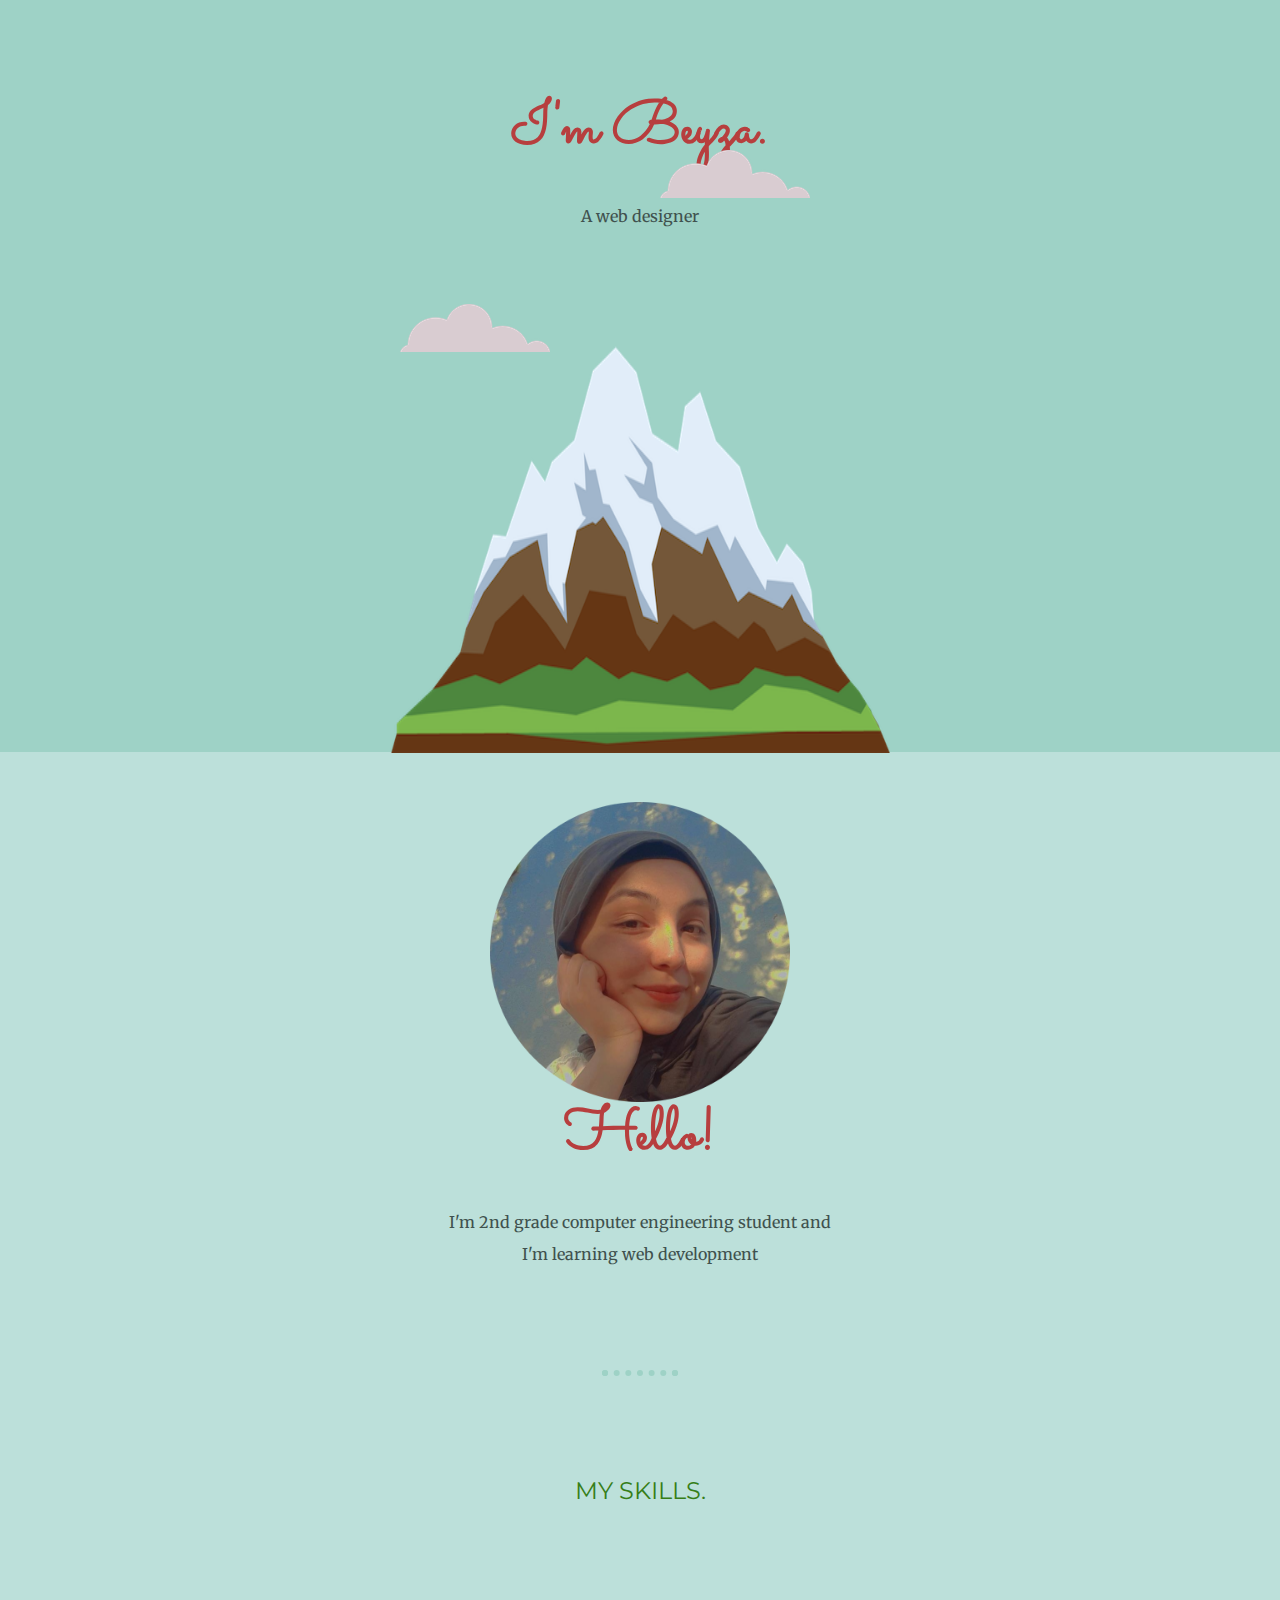
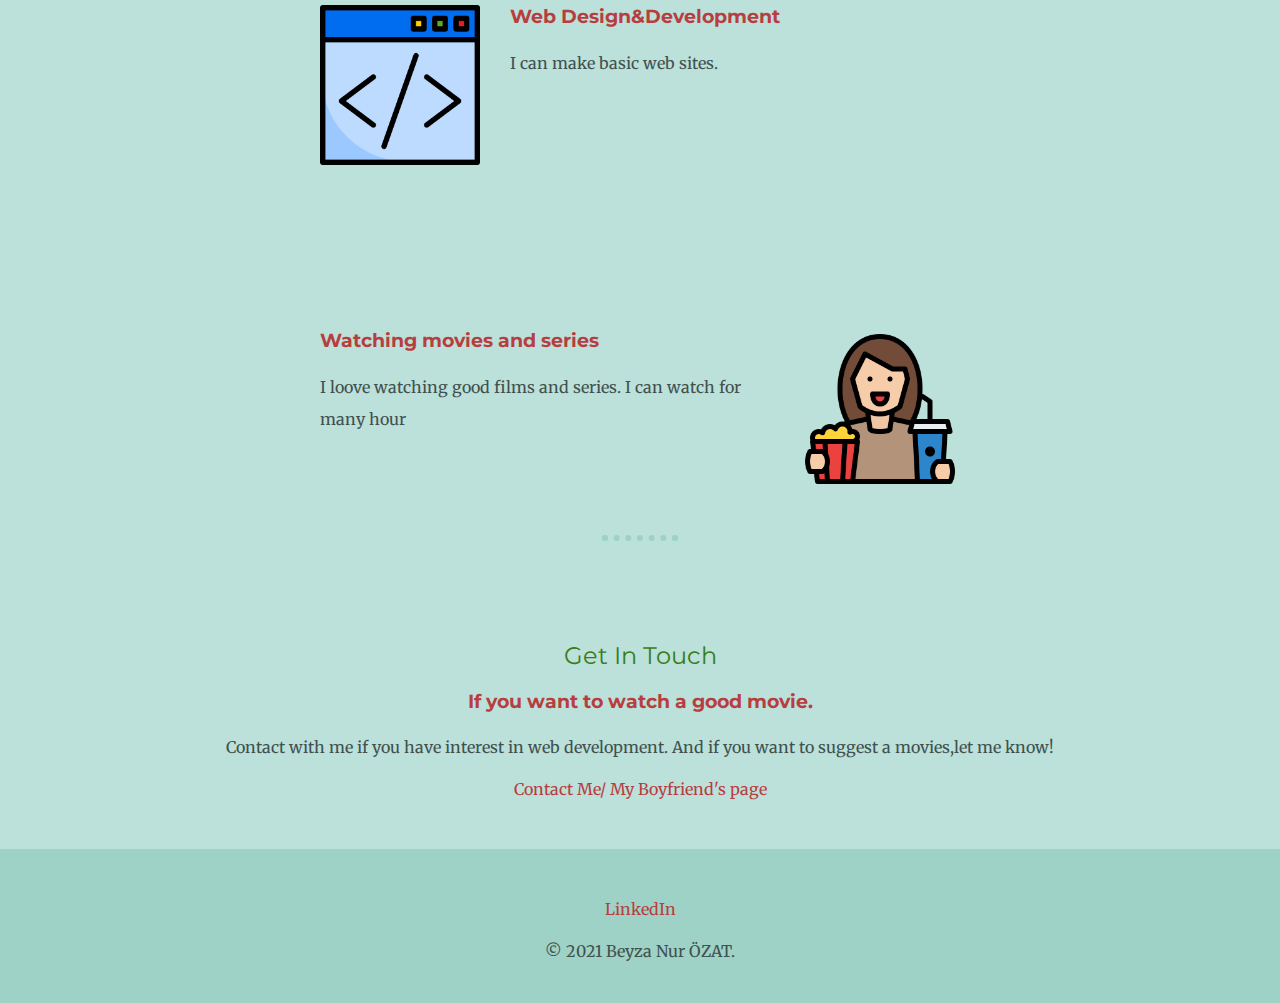
<file: index.html>
<!DOCTYPE html>
<html lang="en" dir="ltr">

<head>
  <meta charset="utf-8">
  <title>Beyza Nur Özat</title>
  <link rel="stylesheet" href="css/styles.css">
  <link rel="icon" href="favicon.ico">
  <link rel="preconnect" href="https://fonts.googleapis.com">
  <link rel="preconnect" href="https://fonts.gstatic.com" crossorigin>
  <link href="https://fonts.googleapis.com/css2?family=Merriweather&family=Montserrat&family=Sacramento&display=swap" rel="stylesheet">
</head>

<body>

  <div class="top-container">
    <img class="top-c" src="images/cloud.png" alt="cloud-img">
    <h1>I'm Beyza.</h1>
    <p>A web designer</p>

    <img class="bottom-c" src="images/cloud.png" alt="cloud-img">
    <img class="mountain" src="images/mountain.png" alt="mountain-img">


  </div>
  <div class="space">

  </div>



  <div class="middle-container">
    <div class="profile">
      <img class="profile-p" src="images/profile.png" alt="profile-img">
      <h1>Hello!</h1>
      <p class="text">I'm 2nd grade computer engineering student and I'm learning web development</p>


    </div>
    <hr>
    <div class="skills">
      <h2> MY SKILLS.</h2>
      <div class="skill-row">
        <img class="coding" src="images/coding.png" alt="coding-img">
        <h3>Web Design&Development</h3>
        <p>I can make basic web sites.</p>
      </div>
      <div class="space">

      </div>
      <div class="skill-row">
        <img class="movie" src="images/entertainment.png" alt="entertainment-img">
        <h3>Watching movies and series</h3>
        <p>I loove watching good films and series. I can watch for many hour</p>
      </div>
    </div>
    <hr>
    <div class="contact-me">
      <h2>Get In Touch</h2>
      <h3>If you want to watch a good movie.</h3>
      <p class"contact-me">Contact with me if you have interest in web development. And if you want to suggest a movies,let me know!</p>
        <a href="iletisim.html">Contact Me/</a>
        <a href="bf.html">My Boyfriend's page</a>

    </div>
  </div>
 <div class="space">

 </div>


  <div class="bottom-container">
    <a class="footer-link" href="https://www.linkedin.com/in/beyza-nur-%C3%B6zat/">LinkedIn</a>
    <p class"copy-right">© 2021 Beyza Nur ÖZAT.</p>
  </div>




</body>

</html>
</file>
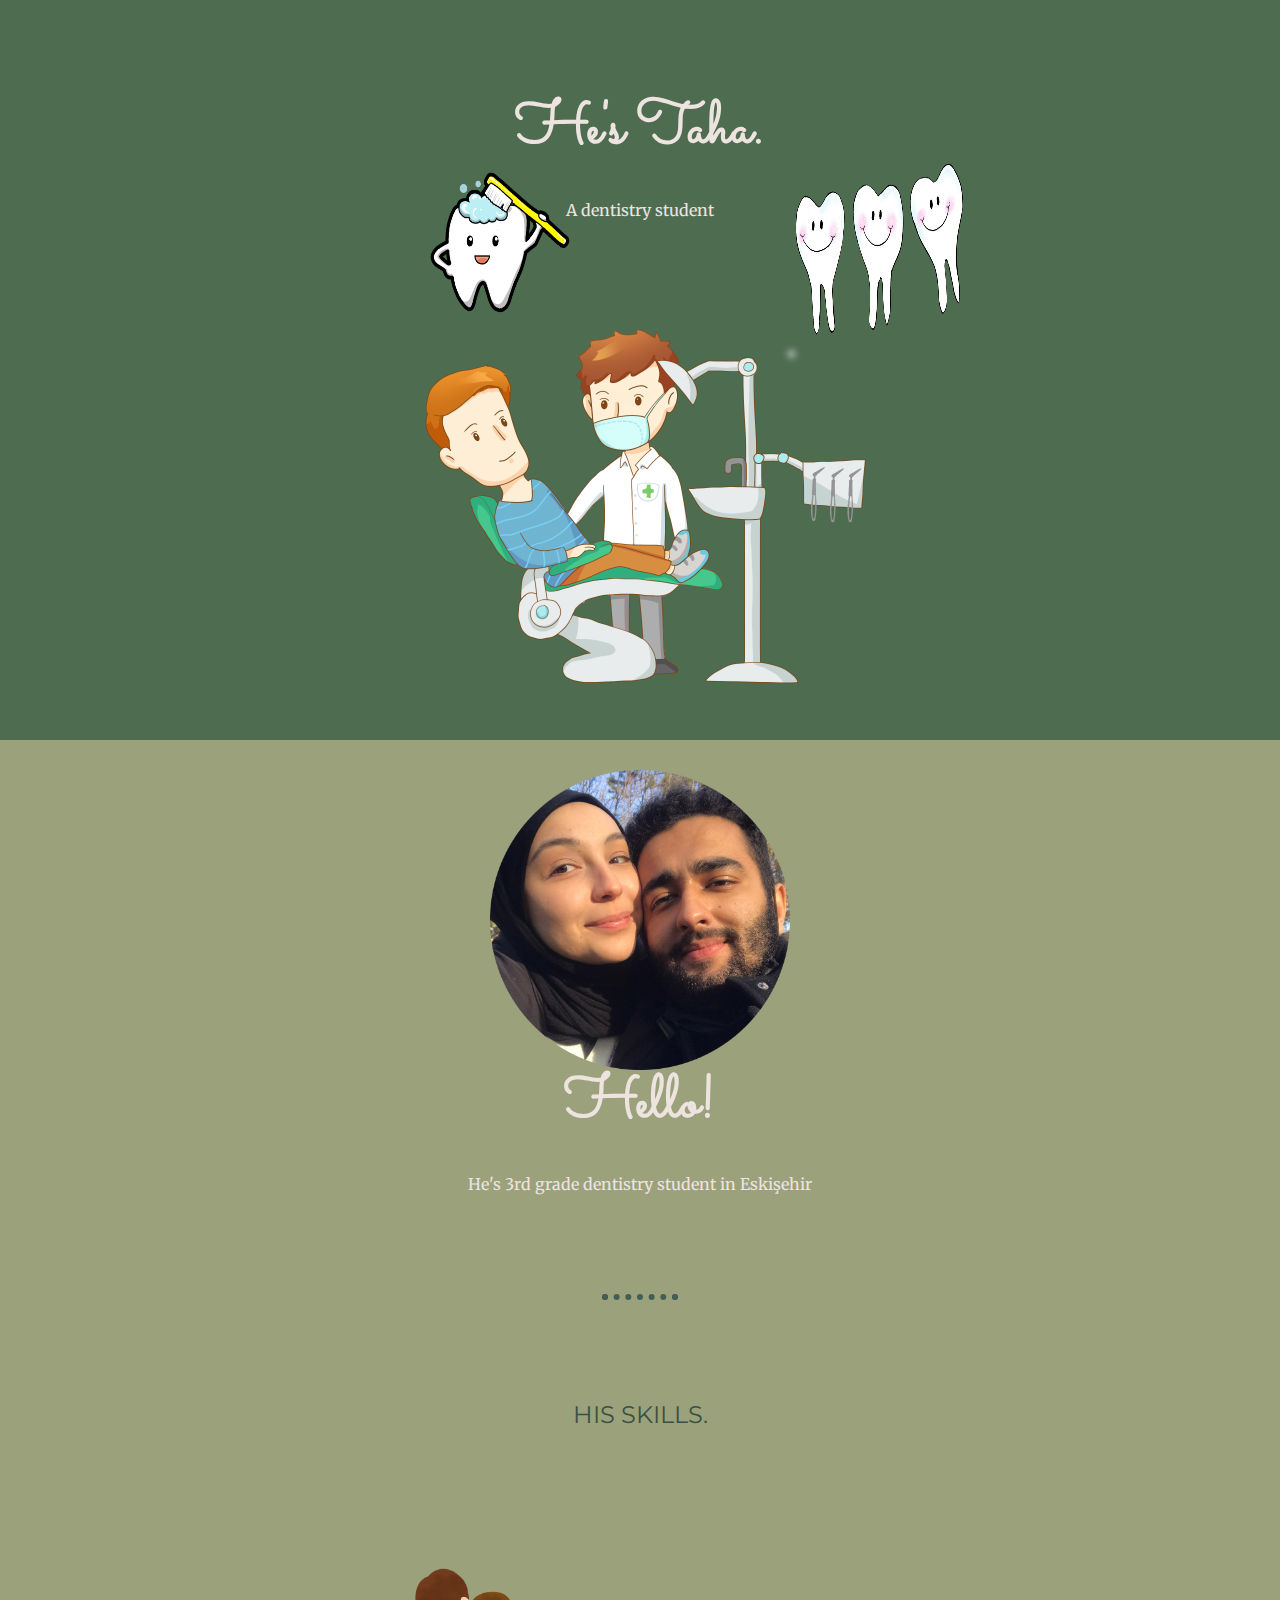
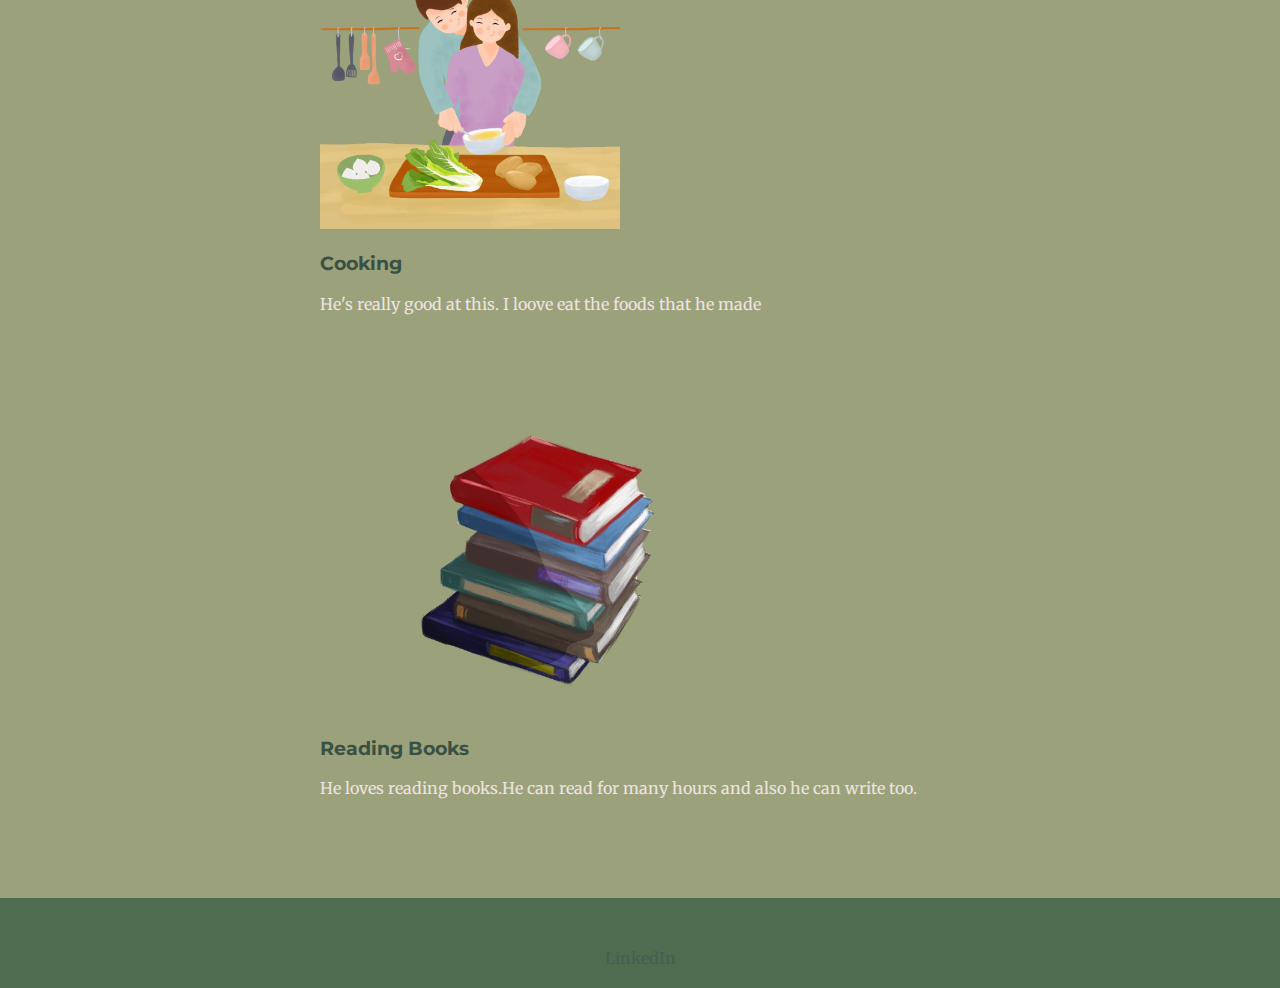
<file: bf.html>
<!DOCTYPE html>
<html lang="en" dir="ltr">
  <head>
    <meta charset="utf-8">
    <title>My bf's site 💞</title>
      <link rel="stylesheet" href="css/styles2.css">
      <link rel="preconnect" href="https://fonts.googleapis.com">
      <link rel="preconnect" href="https://fonts.gstatic.com" crossorigin>
      <link href="https://fonts.googleapis.com/css2?family=Merriweather&family=Montserrat&family=Sacramento&display=swap" rel="stylesheet">
    </head>
  <body>

    <div class="top-container">
      <img class="teeth1" src="images/teeth1.png" alt="teeth-img">
      <h1 >He's Taha.</h1>
      <p >A dentistry student</p>

      <img class="teeth2" src="images/teeth2.png" alt="teeth2-img">
      <img class="dentist" src="images/dentist.png" alt="dentist-img">


    </div>
    <div class="space">

    </div>



    <div class="middle-container">
      <div class="profile">
        <img class="profile2" src="images/profile2.png" alt="profile-img">
        <h1>Hello!</h1>

        <p class="text">He's 3rd grade dentistry student in Eskişehir</p>


      </div>
      <hr>
      <div class="skills">
        <h2> HIS SKILLS.</h2>
        <div class="skill-row">
          <img class="cooking" src="images/cook.png" alt="cook-img">
          <h3>Cooking</h3>
          <p>He's really good at this. I loove eat the foods that he made</p>
        </div>
        <div class="space1">

        </div>
        <div class="skill-row">
          <img class="book" src="images/book.png" alt="book-img">
          <h3>Reading Books</h3>
          <p> He loves reading books.He can read for many hours and also he can write too.</p>
        </div>
      </div>




    <div class="bottom-container">
      <a class="footer-link" href="https://www.linkedin.com/in/muhammed-taha-menge-2535a6218//">LinkedIn</a>

    </div>



  </body>
</html>
</file>
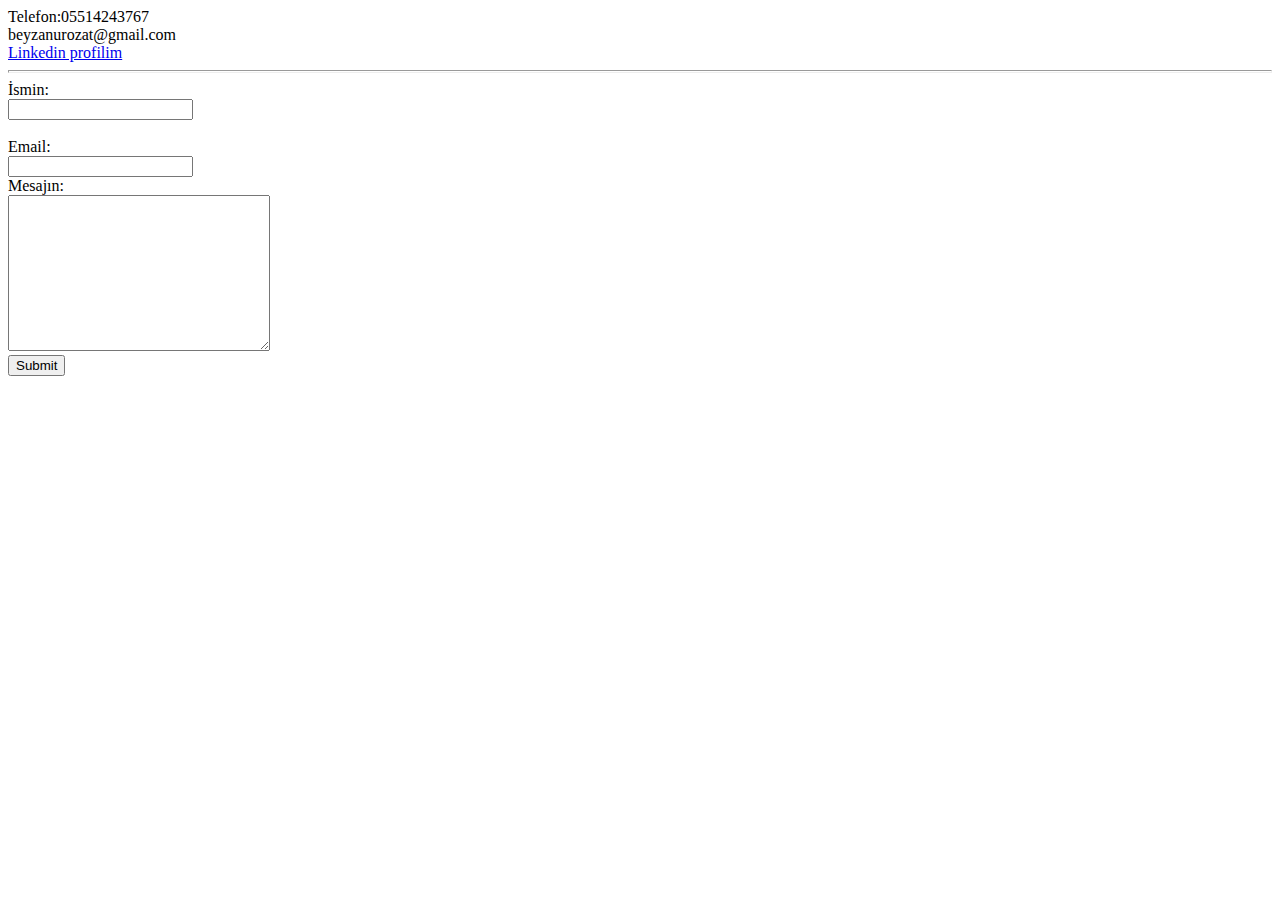
<file: iletisim.html>
<!DOCTYPE html>
<html lang="en" dir="ltr">

<head>
  <meta charset="utf-8">

  <title>İletişim</title>
  <link rel="stylesheet" href="C:\Users\beyza\OneDrive\Masaüstü\web development\css\styles.css">
</head>

<body>
  <li>
    Telefon:05514243767
  </li>
  <li>
    beyzanurozat@gmail.com
  </li>
  <li>
    <a href="https://www.linkedin.com/in/beyza-nur-%C3%B6zat/">Linkedin profilim</a>
  </li>

  <hr size="3" />
  <form  action="mailto:beyzanurozat@gmail.com" method="post" enctype="text/plain">
    <label>İsmin:</label><br />
    <input type="text" name="ismin" value=""><br />
    <br />
    <label>Email: </label><br />
    <input type="email" name="emailin" value=""><br />
    <label>Mesajın: </label><br />
    <textarea name="mesajın" rows="10" cols="30"></textarea><br />
    <input type="submit" name="">

  </form>
</body>

</html>
</file>
<file: css/styles.css>
body {
  color: #40514E;
  margin: 0;
  text-align: center;
  font-family: 'Merriweather', serif;
}

h1 {
  font-size: 60px;
  margin-top: 0;
  line-height: 1;
  font-family: 'Sacramento', cursive;
  color: #B73E3E;
}

h2 {
  font-family: 'Montserrat', sans-serif;
  color: #367E18;
  font-weight: normal;
}

h3 {
  font-family: 'Montserrat', sans-serif;
  color: #B73E3E;
}

.top-container {
  background-color: #9ED2C6;
  position: relative;
  padding-top: 100px;
}

.middle-container {
  background-color: #BCE0DA;
}

.bottom-container {
  background-color: #9ED2C6;
  padding: 50px 0 20px;
}
a{
  color: #B73E3E;
  text-decoration: none;
}
a:hover{
  color: #EBF5EE
}

.copy-right{
  color: #EBF5EE;
  font-size: 0.75rem;
}

.skill-row {
  width: 50%;
  margin: 100px auto 100px auto;
  text-align: left;
}

hr {
  border: dotted #9ED2C6 6px;
  border-bottom: 0;
  width: 5%;
  margin: 100px auto;
}

.mountain {
  position: relative;
  top: 5px;
  height: 500px;
  width: 500px;
}

.top-c {
  position: absolute;
  right: 470px;
  top: 150px;
}

.bottom-c {
  position: absolute;
  left: 400px;
  bottom: 400px;
}

.text {
  width: 30%;
  margin: auto;
}

.contact-message {
  width: 40%;
  margin: 40px auto 60px;
}

p {
  line-height: 2;
}

.space1 {
  height: 50px;
  background-color: #9ED2C6;
}

.profile-p {
  height: 300px;
  width: 300px;
}

.space {
  height: 50px;
  background-color: #BCE0DA;
}

.last {
  height: 30px;
  background-color: #9ED2C6;
}

.coding {
  width: 25%;
  float: left;
  margin-right: 30px;
}

.movie {
  width: 25%;
  float: right;
  margin-left: 30px;
}
</file>
<file: css/styles2.css>
body {
  color: #40514E;
  margin: 0;
  text-align: center;
  font-family: 'Merriweather', serif;
}

h1 {
  font-size: 60px;
  margin-top: 0;
  line-height: 1;
  font-family: 'Sacramento', cursive;
  color: #EDE4E0;
}
p{
  color: #EDE4E0;
}

a{
  color: #425F57;
  text-decoration: none;
}
.skill-row {
  width: 50%;
  margin: 100px auto 100px auto;
  text-align: left;
}
.text {
  width: 30%;
  margin: auto;
}

hr {
  border: dotted #425F57 6px;
  border-bottom: 0;
  width: 5%;
  margin: 100px auto;
}


.space{
  height: 30px;
  background-color: #9BA17B;
}




h2 {
  font-family: 'Montserrat', sans-serif;
  color: #395144;
  font-weight: normal;
}

h3 {
  font-family: 'Montserrat', sans-serif;
  color: #395144;
}

.top-container {
  background-color: #4E6C50;
  position: relative;
  padding-top: 100px;
}

.middle-container {
  background-color: #9BA17B;
}

.bottom-container {
  background-color: #4E6C50;
  padding: 50px 0 20px;
}



.cooking{
  height: 300px;
  width: 300px;
}

.book {
  height: 300px;
  height: 300px;
}

.profile2{
  height: 300px;
  width: 300px;
}



.teeth1{
  position: absolute;
  right: 300px;
  top: 150px;
  height: 200px;
  width: 200px;
}

.teeth2{
  position: absolute;
  left: 400px;
  bottom: 400px;
  height: 200px;
  width: 200px;
}

.dentist{
  position: relative;
  top: 5px;
  height: 500px;
  width: 500px;
}
</file>
